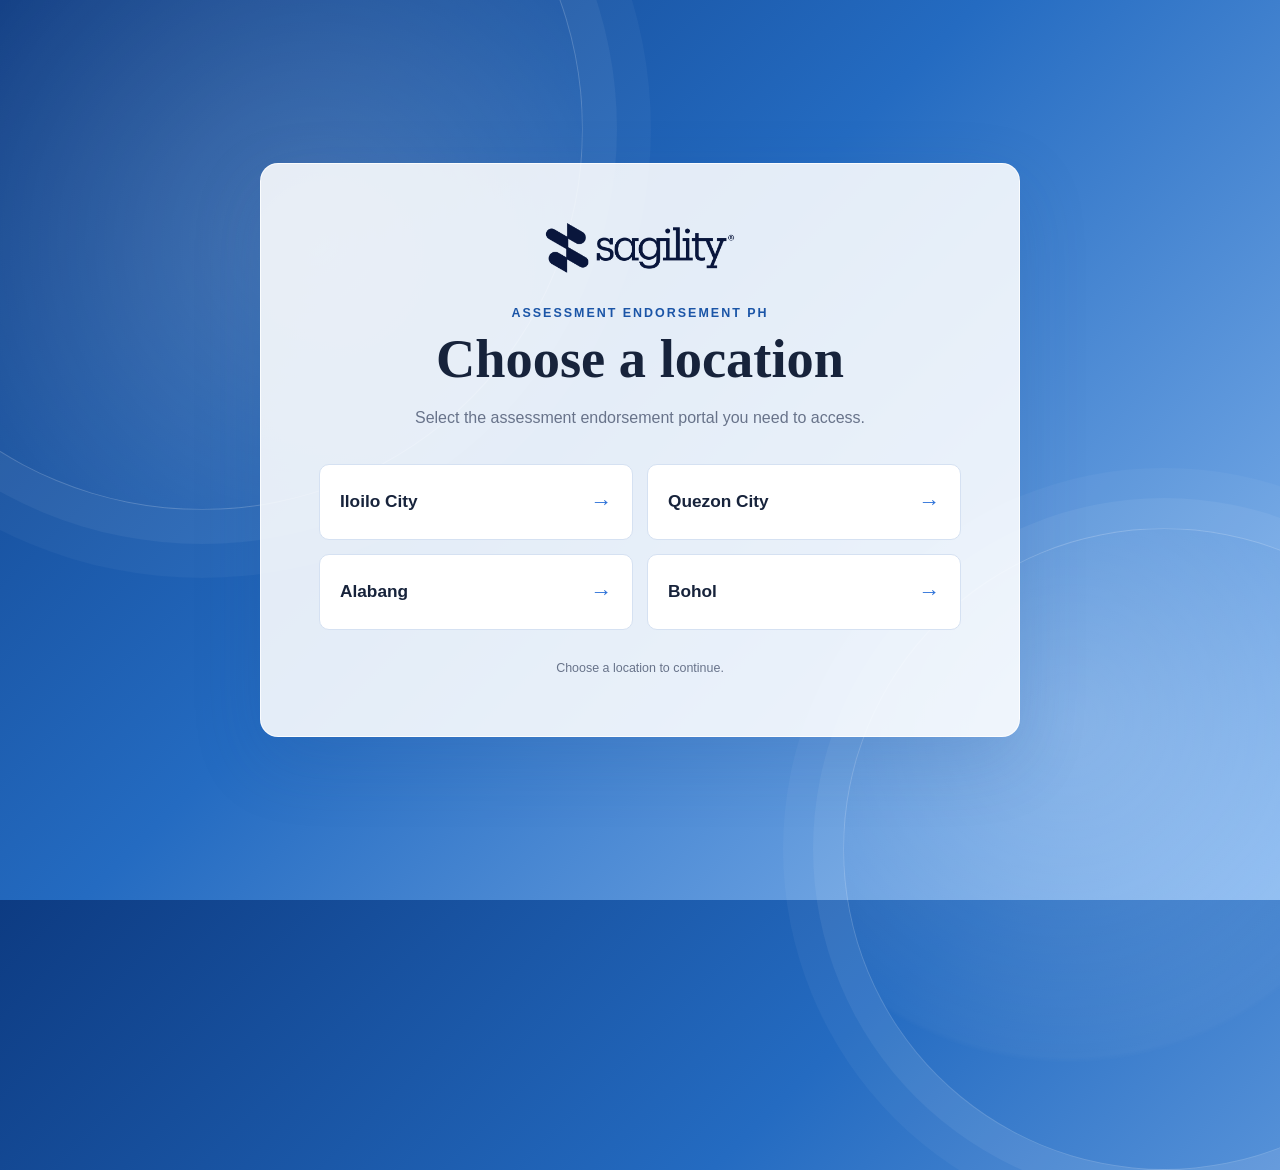
<file: index.html>
<!DOCTYPE html>
<html lang="en">
<head>
  <meta charset="UTF-8">
  <meta name="viewport" content="width=device-width, initial-scale=1.0">
  <title>Assessment Endorsement PH</title>
  <style>
    :root {
      color-scheme: light;
      --ink: #17233b;
      --muted: #68738a;
      --line: #d5e1f2;
      --surface: #ffffff;
      --accent: #2f73d9;
      --accent-dark: #1b55a7;
      --background: #eef5ff;
    }

    * { box-sizing: border-box; }

    body {
      position: relative;
      overflow: hidden;
      min-height: 100vh;
      margin: 0;
      display: grid;
      place-items: center;
      padding: 32px 20px;
      color: var(--ink);
      background:
        linear-gradient(135deg, #0d3b82 0%, #246bc1 45%, #8dbcf2 100%);
      font-family: Georgia, 'Times New Roman', serif;
    }

    body::before,
    body::after {
      position: absolute;
      z-index: 0;
      border: 1px solid rgba(255, 255, 255, 0.2);
      border-radius: 50%;
      content: '';
      pointer-events: none;
    }

    body::before {
      width: min(62vw, 760px);
      height: min(62vw, 760px);
      top: -28%;
      left: -14%;
      background: radial-gradient(circle at 65% 65%, rgba(255, 255, 255, 0.2), rgba(255, 255, 255, 0.03) 58%, transparent 59%);
      box-shadow: 0 0 0 34px rgba(255, 255, 255, 0.05), 0 0 0 68px rgba(255, 255, 255, 0.035);
    }

    body::after {
      width: min(52vw, 640px);
      height: min(52vw, 640px);
      right: -16%;
      bottom: -30%;
      background: radial-gradient(circle at 35% 30%, rgba(255, 255, 255, 0.18), rgba(255, 255, 255, 0.03) 55%, transparent 56%);
      box-shadow: 0 0 0 30px rgba(255, 255, 255, 0.06), 0 0 0 60px rgba(255, 255, 255, 0.04);
    }

    main {
      width: min(100%, 760px);
      padding: clamp(28px, 6vw, 58px);
      border: 1px solid rgba(255, 255, 255, 0.8);
      border-radius: 18px;
      background: rgba(255, 255, 255, 0.88);
      box-shadow: 0 24px 70px rgba(35, 83, 146, 0.16);
      text-align: center;
      position: relative;
      z-index: 1;
    }

    .logo {
      width: min(190px, 58vw);
      height: auto;
      object-fit: contain;
      margin-bottom: 28px;
    }

    .eyebrow {
      margin: 0 0 10px;
      color: var(--accent-dark);
      font: 700 0.78rem/1.2 Arial, sans-serif;
      letter-spacing: 0.16em;
      text-transform: uppercase;
    }

    h1 {
      margin: 0;
      font-size: clamp(2rem, 5vw, 3.4rem);
      line-height: 1.05;
      letter-spacing: 0;
    }

    .intro {
      max-width: 510px;
      margin: 16px auto 34px;
      color: var(--muted);
      font: 1rem/1.6 Arial, sans-serif;
    }

    .locations {
      display: grid;
      grid-template-columns: repeat(2, minmax(0, 1fr));
      gap: 14px;
      margin: 0;
    }

    .location-link {
      display: flex;
      min-height: 76px;
      align-items: center;
      justify-content: space-between;
      gap: 14px;
      padding: 18px 20px;
      border: 1px solid var(--line);
      border-radius: 10px;
      color: var(--ink);
      background: var(--surface);
      font: 700 1.08rem/1.25 Arial, sans-serif;
      text-align: left;
      text-decoration: none;
      transition: border-color 160ms ease, box-shadow 160ms ease, transform 160ms ease;
    }

    .location-link:hover,
    .location-link:focus-visible {
      border-color: var(--accent);
      box-shadow: 0 10px 24px rgba(47, 115, 217, 0.18);
      outline: none;
      transform: translateY(-2px);
    }

    .arrow {
      color: var(--accent);
      font-size: 1.35rem;
    }

    footer {
      margin-top: 30px;
      color: var(--muted);
      font: 0.78rem/1.4 Arial, sans-serif;
    }

    @media (max-width: 560px) {
      .locations { grid-template-columns: 1fr; }
      main { padding: 30px 20px; }
    }
  </style>
</head>
<body>
  <main>
    <img class="logo" src="logo.png" alt="Sagility">
    <p class="eyebrow">Assessment Endorsement PH</p>
    <h1>Choose a location</h1>
    <p class="intro">Select the assessment endorsement portal you need to access.</p>

    <nav class="locations" aria-label="Assessment locations">
      <a class="location-link" href="Assessment-Endorsement-PH-ILO-main/Assessment-Endorsement-PH-ILO-main/index.html">
        <span>Iloilo City</span><span class="arrow" aria-hidden="true">&#8594;</span>
      </a>
      <a class="location-link" href="Assessment-Endorsement-PH-QC-main/Assessment-Endorsement-PH-QC-main/index.html">
        <span>Quezon City</span><span class="arrow" aria-hidden="true">&#8594;</span>
      </a>
      <a class="location-link" href="Assessment-Endorsement-PH-ALA-main/Assessment-Endorsement-PH-ALA-main/index.html">
        <span>Alabang</span><span class="arrow" aria-hidden="true">&#8594;</span>
      </a>
      <a class="location-link" href="Assessment-Endorsement-PH-BHL-main/Assessment-Endorsement-PH-BHL-main/index.html">
        <span>Bohol</span><span class="arrow" aria-hidden="true">&#8594;</span>
      </a>
    </nav>

    <footer>Choose a location to continue.</footer>
  </main>
</body>
</html>
</file>
